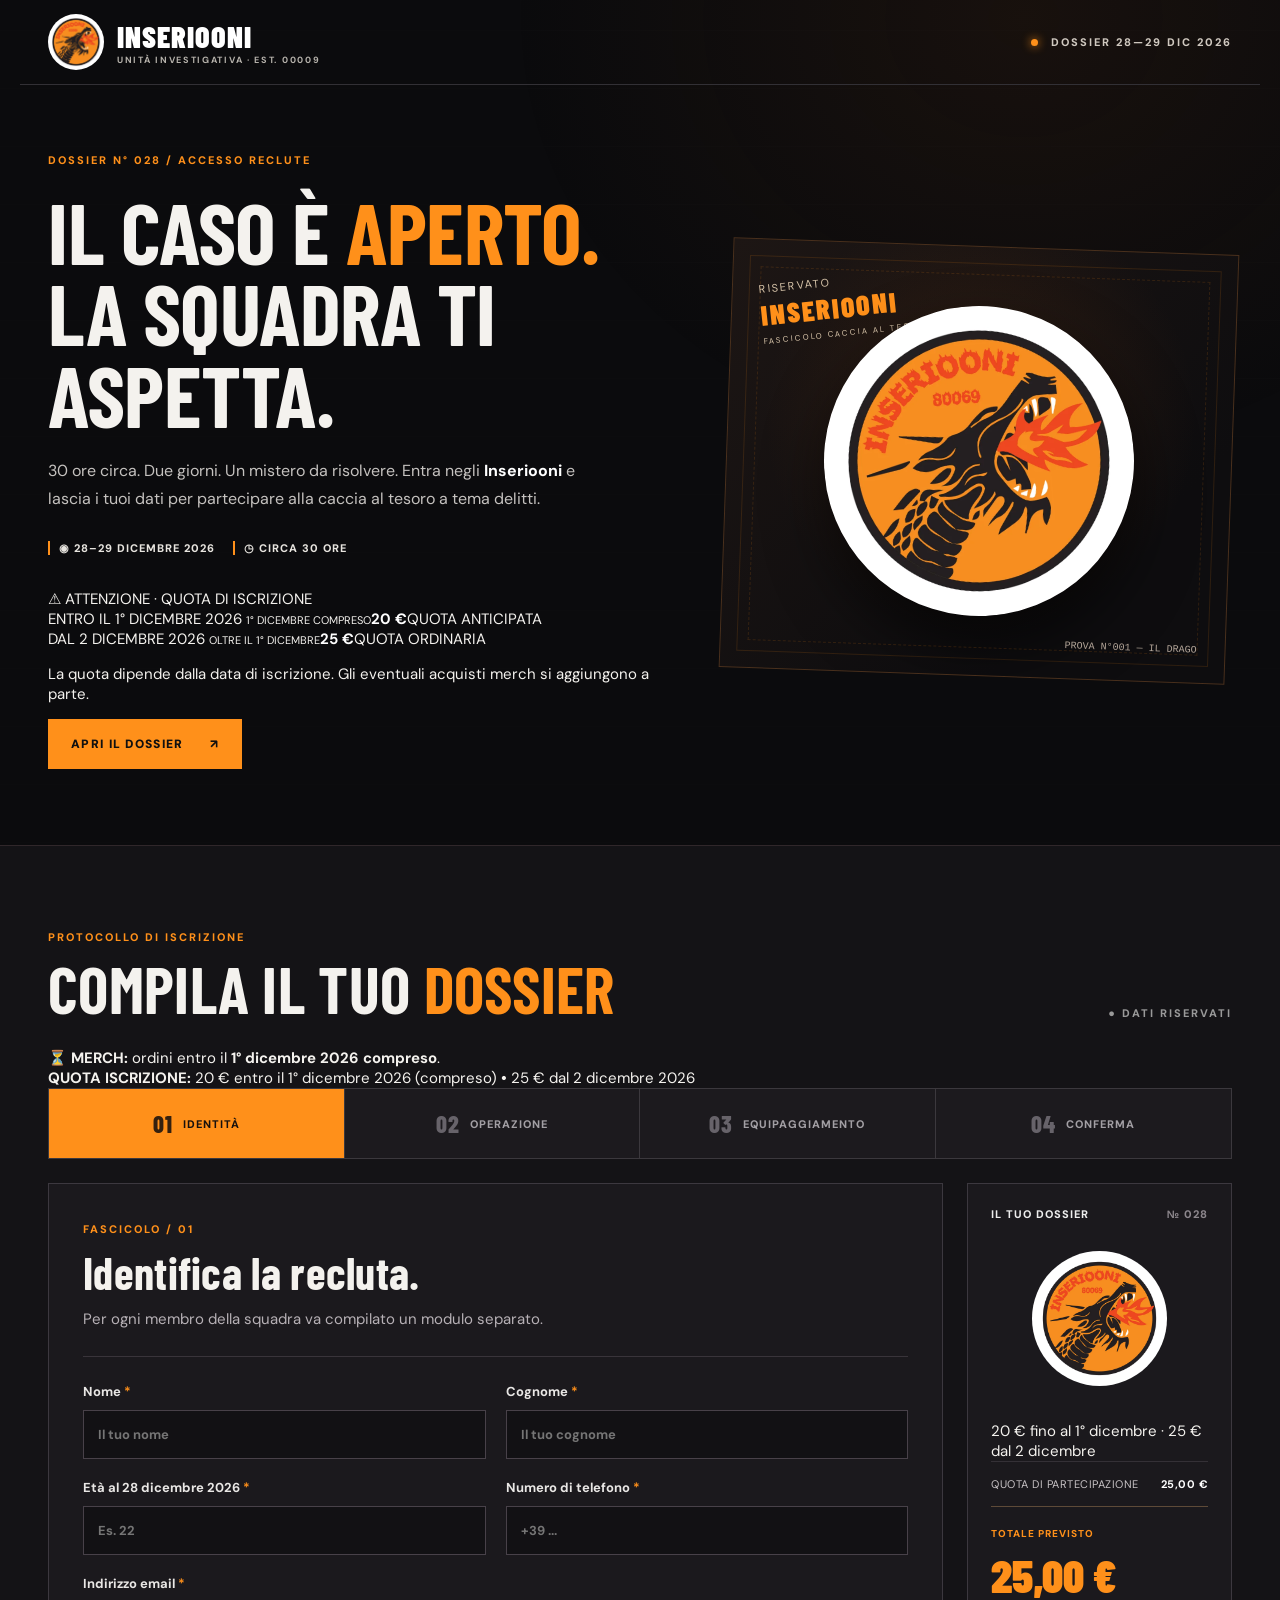
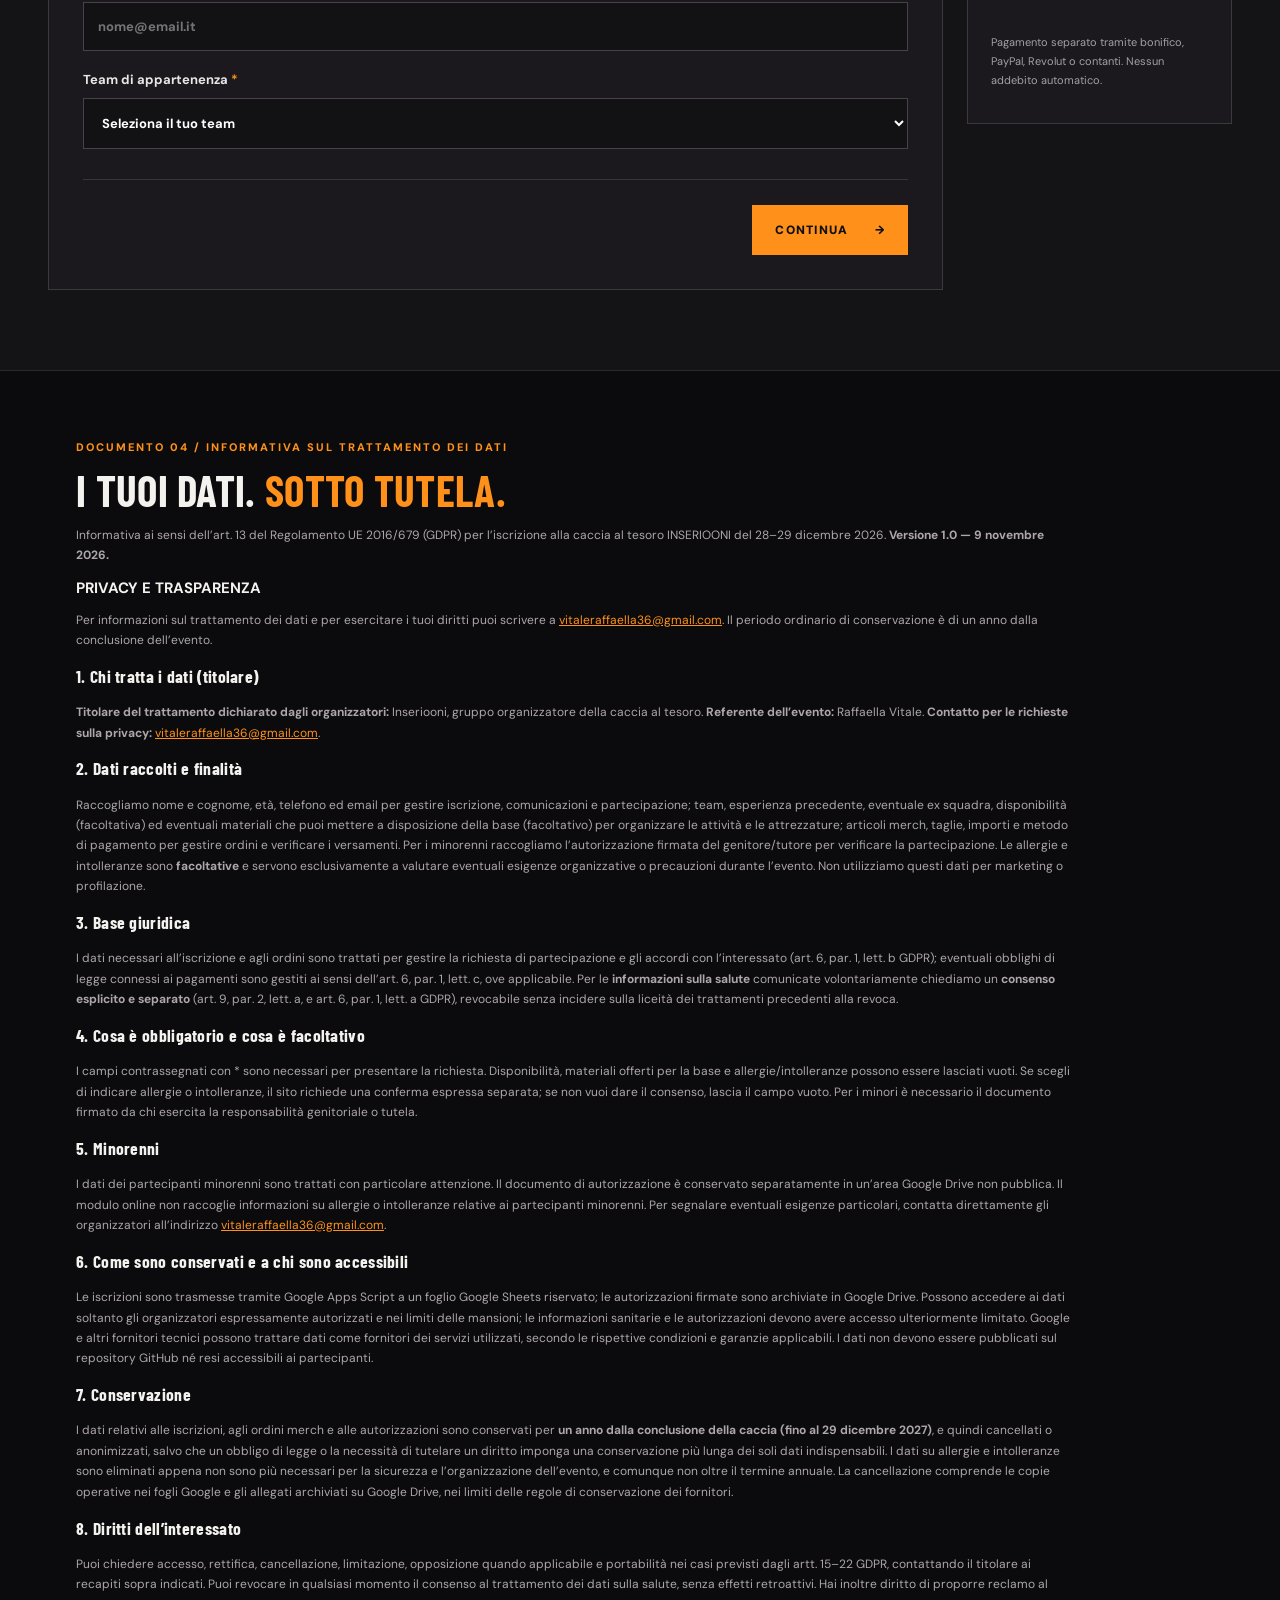
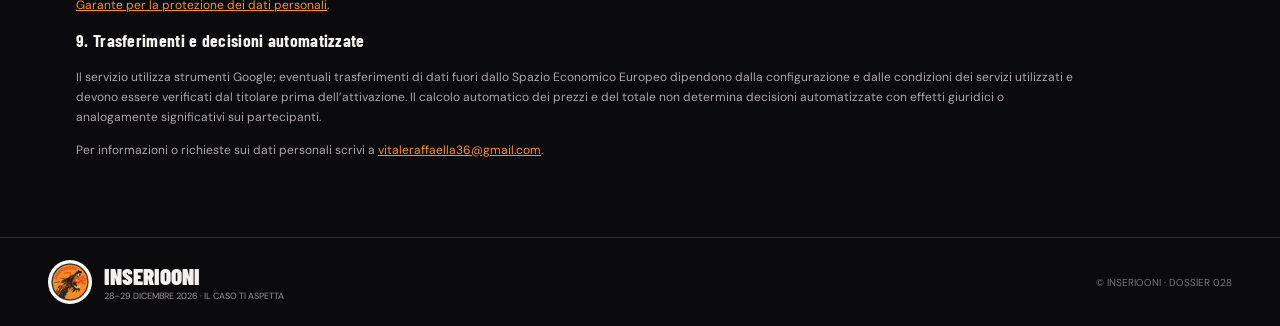
<file: index.html>
<!doctype html>
<html lang="it"><head><meta charset="UTF-8"><meta name="viewport" content="width=device-width,initial-scale=1"><meta name="theme-color" content="#0b0b0d"><meta name="description" content="Arruolamento Inseriooni per la caccia al tesoro del 28–29 dicembre 2026. Iscrizioni e merch."><title>Inseriooni | Dossier di arruolamento</title><link rel="stylesheet" href="styles.css?v=20261109-base1"></head>
<body><div class="ambient"></div><header class="topbar"><a class="brand" href="#inizio"><img src="assets/logo.webp" alt="Logo Inseriooni"><span>INSERIOONI<small>UNITÀ INVESTIGATIVA · EST. 00009</small></span></a><span class="toplabel"><span class="live"></span> DOSSIER 28—29 DIC 2026</span></header>
<main id="inizio"><section class="hero"><div class="hero-copy"><div class="eyebrow">DOSSIER N° 028 / ACCESSO RECLUTE</div><h1>IL CASO È <em>APERTO.</em><br>LA SQUADRA TI ASPETTA.</h1><p>30 ore circa. Due giorni. Un mistero da risolvere. Entra negli <strong>Inseriooni</strong> e lascia i tuoi dati per partecipare alla caccia al tesoro a tema delitti.</p><div class="hero-meta"><span>◉ 28–29 DICEMBRE 2026</span><span>◷ CIRCA 30 ORE</span></div><div class="quota-banner" aria-label="Quote di iscrizione"><div class="quota-banner-title">⚠ ATTENZIONE · QUOTA DI ISCRIZIONE</div><div class="quota-options"><div class="quota-option quota-early"><span class="quota-when">ENTRO IL 1° DICEMBRE 2026 <small>1° DICEMBRE COMPRESO</small></span><strong>20 €</strong><span class="quota-desc">QUOTA ANTICIPATA</span></div><div class="quota-option quota-late"><span class="quota-when">DAL 2 DICEMBRE 2026 <small>OLTRE IL 1° DICEMBRE</small></span><strong>25 €</strong><span class="quota-desc">QUOTA ORDINARIA</span></div></div><p>La quota dipende dalla data di iscrizione. Gli eventuali acquisti merch si aggiungono a parte.</p></div><button type="button" class="primary" id="start">APRI IL DOSSIER <span>↗</span></button></div><div class="hero-art"><div class="case-mark">RISERVATO<br><strong>INSERIOONI</strong><span>FASCICOLO CACCIA AL TESORO</span></div><img src="assets/logo.webp" alt="Stemma ufficiale degli Inseriooni"><span class="evidence">PROVA N°001 — IL DRAGO</span></div></section>
<section class="form-section" id="dossier"><div class="section-head"><div><span class="eyebrow">PROTOCOLLO DI ISCRIZIONE</span><h2>COMPILA IL TUO <em>DOSSIER</em></h2></div><span class="secure-tag">● DATI RISERVATI</span></div><div class="merch-deadline-mini" role="note">⏳ <strong>MERCH:</strong> ordini entro il <strong>1° dicembre 2026 compreso</strong>.</div><div class="quota-mini" role="note"><strong>QUOTA ISCRIZIONE:</strong> <span>20 € entro il 1° dicembre 2026 (compreso)</span> <b>•</b> <span>25 € dal 2 dicembre 2026</span></div><div class="wizard"><nav class="steps" aria-label="Fasi iscrizione"><button class="step active" type="button" data-step="0"><span>01</span>IDENTITÀ</button><button class="step" type="button" data-step="1"><span>02</span>OPERAZIONE</button><button class="step" type="button" data-step="2"><span>03</span>EQUIPAGGIAMENTO</button><button class="step" type="button" data-step="3"><span>04</span>CONFERMA</button></nav>
<form id="enrollment" name="iscrizioni-inseriooni" method="POST" action="/success.html" data-netlify="true" netlify-honeypot="bot-field" enctype="multipart/form-data"><input type="hidden" name="form-name" value="iscrizioni-inseriooni"><p class="hidden"><label>Non compilare <input name="bot-field"></label></p><input type="hidden" name="evento" value="Caccia Inseriooni 28–29 dicembre 2026"><input type="hidden" name="quota_partecipazione" value="20"><input type="hidden" name="totale_euro" id="total-input" value="20"><input type="hidden" name="dettaglio_merch" id="merch-details" value="Nessuno">
<div class="panel active" data-panel="0"><div class="panel-top"><span class="counter">FASCICOLO / 01</span><h3>Identifica la recluta.</h3><p>Per ogni membro della squadra va compilato un modulo separato.</p></div><div class="fields two"><label>Nome <b>*</b><input name="nome" required autocomplete="given-name" placeholder="Il tuo nome"></label><label>Cognome <b>*</b><input name="cognome" required autocomplete="family-name" placeholder="Il tuo cognome"></label><label>Età al 28 dicembre 2026 <b>*</b><input name="eta" type="number" required min="1" max="110" placeholder="Es. 22" id="age"></label><label>Numero di telefono <b>*</b><input name="telefono" required autocomplete="tel" type="tel" placeholder="+39 ..."></label><label class="span2">Indirizzo email <b>*</b><input name="email" required type="email" autocomplete="email" placeholder="nome@email.it"></label><label class="span2">Team di appartenenza <b>*</b><select name="team" id="team" required><option value="">Seleziona il tuo team</option><option value="Menti">Menti</option><option value="Prove pratiche">Prove pratiche</option><option value="Incursori">Incursori</option></select></label></div><div class="minor" id="minor" hidden><span class="warning-title">⚠ AUTORIZZAZIONE NECESSARIA PER I MINORENNI</span><p>Se il 28 dicembre 2026 hai meno di 18 anni, un genitore o tutore deve compilare e firmare l'autorizzazione allegata. Scarica il documento e carica una scansione o una fotografia leggibile del modulo firmato.</p><a class="doc-download" href="autorizzazione-minorenni.docx" download>↓ SCARICA L'AUTORIZZAZIONE (.DOCX)</a><label>Autorizzazione firmata (PDF o immagine) <b>*</b><input type="file" id="signed-file" name="autorizzazione_firmata" accept=".pdf,.jpg,.jpeg,.png,application/pdf,image/jpeg,image/png"><small>Massimo 8 MB. Non caricare il documento se sei maggiorenne.</small></label></div></div>
<div class="panel" data-panel="1"><div class="panel-top"><span class="counter">FASCICOLO / 02</span><h3>La tua storia. La tua disponibilità.</h3><p>Conosciamo le tue esperienze e quando potremo contare su di te.</p></div><div class="field-group"><div class="question">Hai già partecipato a una caccia al tesoro? <b>*</b></div><div class="choices"><label class="choice"><input type="radio" name="esperienza" value="Sì, con Inseriooni" required><span>Ho già giocato con gli <strong>Inseriooni</strong></span></label><label class="choice"><input type="radio" name="esperienza" value="Sì, con un'altra squadra"><span>Ho partecipato con <strong>un'altra squadra</strong></span></label><label class="choice"><input type="radio" name="esperienza" value="No, è la mia prima caccia"><span>È la mia <strong>prima caccia</strong></span></label></div><label id="former-team-wrap" hidden>Nome della squadra precedente <b>*</b><input id="former-team" name="ex_squadra" placeholder="Come si chiamava la tua ex squadra?"></label></div><div class="fields"><label>Quando sei disponibile tra il 28 e il 29 dicembre? <span class="optional">FACOLTATIVO</span><textarea name="disponibilita" rows="4" placeholder="Es. Posso esserci solo la notte perché lavoro, oppure sono libero soltanto il 29... Non si tratta ancora di scegliere i turni."></textarea><small>È una disponibilità indicativa. I turni saranno organizzati successivamente.</small></label><label>Puoi mettere a disposizione qualcosa per la base? <span class="optional">FACOLTATIVO</span><textarea name="materiale_base" rows="4" maxlength="2000" placeholder="Es. Posso portare 4 sedie, un tavolo pieghevole, una stampante, una macchinetta del caffè, un microonde… oppure altro materiale utile."></textarea><small>Indica liberamente cosa potresti prestare o portare. Gli organizzatori ti contatteranno per accordarsi; non è un impegno definitivo. Non inserire dati personali di altre persone.</small></label><label>Allergie o intolleranze da segnalare <span class="optional">FACOLTATIVO</span><textarea name="allergie_intolleranze" rows="3" placeholder="Scrivi solo le informazioni che ritieni utili per organizzare la partecipazione; altrimenti lascia vuoto."></textarea><small>Dato facoltativo, potenzialmente relativo alla salute: sarà usato solo per le esigenze organizzative indicate. Per i partecipanti minorenni non compilare questo campo: eventuali esigenze particolari vanno comunicate direttamente agli organizzatori.</small></label><label class="checkline" id="health-consent-wrap" hidden><input type="checkbox" name="consenso_esplicito_dati_salute" id="health-consent" value="Sì"><span>Acconsento esplicitamente al trattamento delle informazioni su allergie e intolleranze che ho scelto di comunicare, esclusivamente per le esigenze organizzative della caccia. <b>*</b></span></label></div></div>
<div class="panel" data-panel="2"><div class="panel-top"><span class="counter">FASCICOLO / 03</span><h3>Prepara l'equipaggiamento.</h3><p>Il merch è facoltativo. Scegli le quantità e, dove necessario, la taglia.</p></div><div class="merch-deadline" role="note"><span class="merch-deadline-icon" aria-hidden="true">⏳</span><div><strong>ORDINI MERCH · ENTRO IL 1° DICEMBRE 2026</strong><p>Puoi ordinare zaino, sciarpa, combo e abbigliamento <b>fino al 1° dicembre compreso</b>. Dopo questa data non sarà più possibile effettuare nuovi ordini merch.</p></div></div><p id="combo-exclusivity-message" class="combo-exclusivity-message" role="status">La combo non è cumulabile con zaino e sciarpa singoli.</p><div class="merch-grid" id="merch-grid"></div><div class="merch-foot">La quota è di <strong>20 € fino al 1° dicembre 2026 compreso</strong> e di <strong>25 € dal 2 dicembre 2026</strong>. Il merch viene aggiunto al totale. La combo contiene uno zaino e una sciarpa e costa 25 €.</div></div>
<div class="panel" data-panel="3"><div class="panel-top"><span class="counter">FASCICOLO / 04</span><h3>Ultimi dettagli. Poi sei dei nostri.</h3><p>Controlla il riepilogo, scegli come pagare e invia la richiesta di iscrizione.</p></div><div class="summary" id="summary"></div><div class="pay-head">SCEGLI LA MODALITÀ DI PAGAMENTO <b>*</b></div><div class="choices payments"><label class="choice"><input type="radio" name="metodo_pagamento" value="Bonifico bancario" required><span><strong>BONIFICO BANCARIO</strong><small>Raffaella Vitale · IBAN IT59O3608105138283897583910</small></span></label><label class="choice"><input type="radio" name="metodo_pagamento" value="PayPal"><span><strong>PAYPAL</strong><small>paypal.me/Inseriooni</small></span></label><label class="choice"><input type="radio" name="metodo_pagamento" value="Revolut"><span><strong>REVOLUT</strong><small>revolut.me/raffaellavita</small></span></label><label class="choice"><input type="radio" name="metodo_pagamento" value="Contanti"><span><strong>CONTANTI</strong><small>Consegna il totale direttamente agli organizzatori.</small></span></label></div><div class="payment-detail" id="payment-detail">Seleziona un metodo per vedere le istruzioni.</div><div class="privacy-confirm"><strong>PROTOCOLLO RISERVATEZZA · GDPR</strong><p>Prima di inviare, consulta l’informativa completa: indica chi tratta i tuoi dati, perché, per quanto tempo e come esercitare i tuoi diritti.</p><a href="#privacy" class="privacy-open">LEGGI L’INFORMATIVA PRIVACY COMPLETA ↗</a><label class="checkline"><input type="checkbox" required name="accettazione_informativa" value="Sì"><span>Dichiaro di aver letto e compreso l’<a href="#privacy">informativa sul trattamento dei dati personali</a> relativa all’iscrizione alla caccia INSERIOONI 2026. <b>*</b></span></label><small>Questa presa visione non è un consenso al trattamento dei dati necessari per l’iscrizione. Le informazioni facoltative sulla salute richiedono un consenso esplicito separato.</small></div><label class="checkline"><input type="checkbox" required name="presa_visione_pagamento" value="Sì"><span>Ho capito che l'invio del modulo <strong>non effettua il pagamento</strong> e che l'iscrizione sarà confermata dagli organizzatori dopo la verifica. <b>*</b></span></label><p class="send-note" id="mode-note">Il dossier sarà registrato nel foglio Google degli organizzatori dopo l’invio riuscito. Il pagamento viene verificato separatamente. Se il collegamento non è attivo, l’invio è bloccato.</p></div>
<div class="form-footer"><button type="button" class="secondary" id="prev" hidden>← INDIETRO</button><div class="form-spacer"></div><button type="button" class="primary" id="next">CONTINUA <span>→</span></button><button type="submit" class="primary" id="submit" hidden>INVIA IL DOSSIER <span>↗</span></button></div></form><aside class="cost-sidebar"><div class="sidebar-title">IL TUO DOSSIER <span>№ 028</span></div><div class="sidebar-logo"><img src="assets/logo.webp" alt="Inseriooni"></div><div class="quota-sidebar-note">20 € fino al 1° dicembre · 25 € dal 2 dicembre</div><div class="cost-line"><span>QUOTA DI PARTECIPAZIONE</span><strong id="side-quota">€20,00</strong></div><div id="side-merch"></div><div class="cost-total"><span>TOTALE PREVISTO</span><strong id="side-total">€20,00</strong></div><p>Pagamento separato tramite bonifico, PayPal, Revolut o contanti. Nessun addebito automatico.</p></aside></div></section>
<section class="privacy" id="privacy" aria-labelledby="privacy-title">
<span class="eyebrow">DOCUMENTO 04 / INFORMATIVA SUL TRATTAMENTO DEI DATI</span>
<h2 id="privacy-title">I TUOI DATI. <em>SOTTO TUTELA.</em></h2>
<p class="privacy-intro">Informativa ai sensi dell’art. 13 del Regolamento UE 2016/679 (GDPR) per l’iscrizione alla caccia al tesoro INSERIOONI del 28–29 dicembre 2026. <strong>Versione 1.0 — 9 novembre 2026.</strong></p>
<div class="privacy-warning" role="note"><strong>PRIVACY E TRASPARENZA</strong><p>Per informazioni sul trattamento dei dati e per esercitare i tuoi diritti puoi scrivere a <a href="mailto:vitaleraffaella36@gmail.com">vitaleraffaella36@gmail.com</a>. Il periodo ordinario di conservazione è di un anno dalla conclusione dell’evento.</p></div>
<div class="privacy-sections">
<h3>1. Chi tratta i dati (titolare)</h3><p><strong>Titolare del trattamento dichiarato dagli organizzatori:</strong> Inseriooni, gruppo organizzatore della caccia al tesoro. <strong>Referente dell’evento:</strong> Raffaella Vitale. <strong>Contatto per le richieste sulla privacy:</strong> <a href="mailto:vitaleraffaella36@gmail.com">vitaleraffaella36@gmail.com</a>.</p>
<h3>2. Dati raccolti e finalità</h3><p>Raccogliamo nome e cognome, età, telefono ed email per gestire iscrizione, comunicazioni e partecipazione; team, esperienza precedente, eventuale ex squadra, disponibilità (facoltativa) ed eventuali materiali che puoi mettere a disposizione della base (facoltativo) per organizzare le attività e le attrezzature; articoli merch, taglie, importi e metodo di pagamento per gestire ordini e verificare i versamenti. Per i minorenni raccogliamo l’autorizzazione firmata del genitore/tutore per verificare la partecipazione. Le allergie e intolleranze sono <strong>facoltative</strong> e servono esclusivamente a valutare eventuali esigenze organizzative o precauzioni durante l’evento. Non utilizziamo questi dati per marketing o profilazione.</p>
<h3>3. Base giuridica</h3><p>I dati necessari all’iscrizione e agli ordini sono trattati per gestire la richiesta di partecipazione e gli accordi con l’interessato (art. 6, par. 1, lett. b GDPR); eventuali obblighi di legge connessi ai pagamenti sono gestiti ai sensi dell’art. 6, par. 1, lett. c, ove applicabile. Per le <strong>informazioni sulla salute</strong> comunicate volontariamente chiediamo un <strong>consenso esplicito e separato</strong> (art. 9, par. 2, lett. a, e art. 6, par. 1, lett. a GDPR), revocabile senza incidere sulla liceità dei trattamenti precedenti alla revoca.</p>
<h3>4. Cosa è obbligatorio e cosa è facoltativo</h3><p>I campi contrassegnati con * sono necessari per presentare la richiesta. Disponibilità, materiali offerti per la base e allergie/intolleranze possono essere lasciati vuoti. Se scegli di indicare allergie o intolleranze, il sito richiede una conferma espressa separata; se non vuoi dare il consenso, lascia il campo vuoto. Per i minori è necessario il documento firmato da chi esercita la responsabilità genitoriale o tutela.</p>
<h3>5. Minorenni</h3><p>I dati dei partecipanti minorenni sono trattati con particolare attenzione. Il documento di autorizzazione è conservato separatamente in un’area Google Drive non pubblica. Il modulo online non raccoglie informazioni su allergie o intolleranze relative ai partecipanti minorenni. Per segnalare eventuali esigenze particolari, contatta direttamente gli organizzatori all’indirizzo <a href="mailto:vitaleraffaella36@gmail.com">vitaleraffaella36@gmail.com</a>.</p>
<h3>6. Come sono conservati e a chi sono accessibili</h3><p>Le iscrizioni sono trasmesse tramite Google Apps Script a un foglio Google Sheets riservato; le autorizzazioni firmate sono archiviate in Google Drive. Possono accedere ai dati soltanto gli organizzatori espressamente autorizzati e nei limiti delle mansioni; le informazioni sanitarie e le autorizzazioni devono avere accesso ulteriormente limitato. Google e altri fornitori tecnici possono trattare dati come fornitori dei servizi utilizzati, secondo le rispettive condizioni e garanzie applicabili. I dati non devono essere pubblicati sul repository GitHub né resi accessibili ai partecipanti.</p>
<h3>7. Conservazione</h3><p>I dati relativi alle iscrizioni, agli ordini merch e alle autorizzazioni sono conservati per <strong>un anno dalla conclusione della caccia (fino al 29 dicembre 2027)</strong>, e quindi cancellati o anonimizzati, salvo che un obbligo di legge o la necessità di tutelare un diritto imponga una conservazione più lunga dei soli dati indispensabili. I dati su allergie e intolleranze sono eliminati appena non sono più necessari per la sicurezza e l’organizzazione dell’evento, e comunque non oltre il termine annuale. La cancellazione comprende le copie operative nei fogli Google e gli allegati archiviati su Google Drive, nei limiti delle regole di conservazione dei fornitori.</p>
<h3>8. Diritti dell’interessato</h3><p>Puoi chiedere accesso, rettifica, cancellazione, limitazione, opposizione quando applicabile e portabilità nei casi previsti dagli artt. 15–22 GDPR, contattando il titolare ai recapiti sopra indicati. Puoi revocare in qualsiasi momento il consenso al trattamento dei dati sulla salute, senza effetti retroattivi. Hai inoltre diritto di proporre reclamo al <a href="https://www.garanteprivacy.it/" target="_blank" rel="noopener noreferrer">Garante per la protezione dei dati personali</a>.</p>
<h3>9. Trasferimenti e decisioni automatizzate</h3><p>Il servizio utilizza strumenti Google; eventuali trasferimenti di dati fuori dallo Spazio Economico Europeo dipendono dalla configurazione e dalle condizioni dei servizi utilizzati e devono essere verificati dal titolare prima dell’attivazione. Il calcolo automatico dei prezzi e del totale non determina decisioni automatizzate con effetti giuridici o analogamente significativi sui partecipanti.</p>
</div><p class="privacy-footer">Per informazioni o richieste sui dati personali scrivi a <a href="mailto:vitaleraffaella36@gmail.com">vitaleraffaella36@gmail.com</a>.</p>
</section></main><footer><img src="assets/logo.webp" alt=""><div><strong>INSERIOONI</strong><small>28–29 DICEMBRE 2026 · IL CASO TI ASPETTA</small></div><span>© INSERIOONI · DOSSIER 028</span></footer><script src="config.js"></script><script src="app.js?v=20261110-feedback1"></script></body></html>
</file>
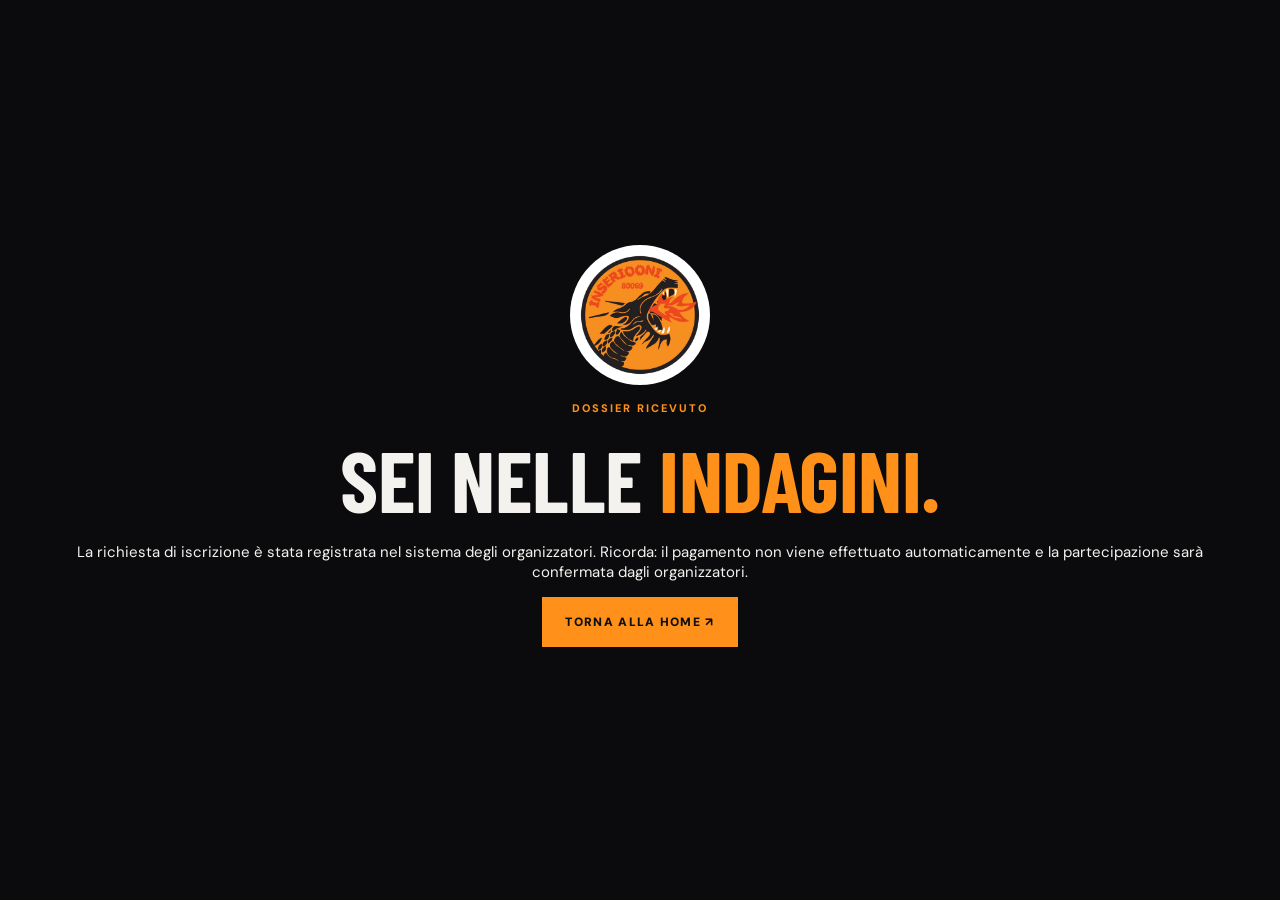
<file: success.html>
<!doctype html><html lang="it"><head><meta charset="UTF-8"><meta name="viewport" content="width=device-width,initial-scale=1"><title>Richiesta inviata | Inseriooni</title><link rel="stylesheet" href="styles.css"></head><body><main class="hero" style="min-height:100vh;display:flex;align-items:center;justify-content:center;text-align:center"><div><img src="assets/logo.webp" alt="Inseriooni" style="height:140px;width:140px;border-radius:100%"><p class="eyebrow">DOSSIER RICEVUTO</p><h1>SEI NELLE <em>INDAGINI.</em></h1><p>La richiesta di iscrizione è stata registrata nel sistema degli organizzatori. Ricorda: il pagamento non viene effettuato automaticamente e la partecipazione sarà confermata dagli organizzatori.</p><p id="registration-id" class="eyebrow"></p><a class="primary" href="index.html">TORNA ALLA HOME ↗</a></div></main><script>const id=sessionStorage.getItem("inseriooni_last_id");if(id)document.querySelector("#registration-id").textContent="CODICE ISCRIZIONE: "+id;</script></body></html>
</file>
<file: styles.css>
@import url('https://fonts.googleapis.com/css2?family=Barlow+Condensed:wght@500;600;700;800;900&family=DM+Sans:wght@400;500;600;700&display=swap');:root{--orange:#ff901a;--dark:#0b0b0d;--line:#323035;--muted:#aaa8ac}*{box-sizing:border-box}html{scroll-behavior:smooth}body{margin:0;background:#0b0b0d;color:#f4f2ee;font-family:'DM Sans',Arial,sans-serif;font-size:15px}button,input,textarea{font:inherit}button{cursor:pointer}a{color:var(--orange)}.hidden{display:none!important}[hidden]{display:none!important}.ambient{position:fixed;inset:0;pointer-events:none;z-index:-1;background:radial-gradient(ellipse at 80% 2%,#40230f40,transparent 35%),repeating-linear-gradient(0deg,transparent,transparent 57px,#ffffff04 58px)}.topbar{height:85px;max-width:1240px;margin:auto;padding:10px 28px;display:flex;align-items:center;justify-content:space-between;border-bottom:1px solid #323035}.brand{text-decoration:none;color:#fff;display:flex;align-items:center;gap:13px;font-family:'Barlow Condensed',sans-serif;font-weight:900;font-size:30px;letter-spacing:1px}.brand img{width:56px;height:56px;border-radius:50%}.brand small{display:block;font-family:'DM Sans',sans-serif;font-size:9px;font-weight:700;letter-spacing:1.7px;color:#b7b3ac}.toplabel,.eyebrow,.secure-tag,.counter,.sidebar-title,.hero-meta,.pay-head{font-size:11px;font-weight:800;letter-spacing:2px;color:var(--orange)}.toplabel{color:#d0c9c0}.live{display:inline-block;background:var(--orange);width:7px;height:7px;border-radius:50%;margin-right:8px;box-shadow:0 0 10px var(--orange)}.hero{max-width:1240px;min-height:565px;margin:auto;padding:68px 28px 76px;display:grid;grid-template-columns:1.12fr .88fr;gap:34px;align-items:center}.hero h1,h2,h3{font-family:'Barlow Condensed',Impact,sans-serif;line-height:.95;letter-spacing:.3px}.hero h1{font-size:clamp(58px,6.7vw,100px);margin:23px 0;letter-spacing:-.5px}.hero em,h2 em{font-style:normal;color:var(--orange)}.hero-copy>p{max-width:535px;color:#c5c2bf;line-height:1.75;font-size:16px}.hero-copy strong{color:#fff}.hero-meta{display:flex;flex-wrap:wrap;gap:18px;margin:28px 0 34px;color:#e8e5df;letter-spacing:1px}.hero-meta span{border-left:2px solid var(--orange);padding-left:9px}.primary,.secondary,.doc-download{padding:16px 22px;border:1px solid var(--orange);background:var(--orange);color:#101010;font-weight:900;letter-spacing:1.3px;font-size:12px;display:inline-flex;align-items:center;gap:26px;text-decoration:none;justify-content:space-between}.primary:hover{background:#ffa94f}.secondary{color:#eee;background:transparent;border-color:#49454b}.hero-art{position:relative;min-height:430px;border:1px solid #49301d;background:radial-gradient(circle at 50% 40%,#9c4b1033 0,transparent 60%),linear-gradient(135deg,#1d1614,#0e0d0f 75%);display:flex;align-items:center;justify-content:center;overflow:hidden;transform:rotate(2deg)}.hero-art:before,.hero-art:after{content:'';position:absolute;inset:16px;border:1px solid #ff901a22;pointer-events:none}.hero-art:after{inset:27px;border-style:dashed}.hero-art img{width:min(64%,310px);border-radius:50%;box-shadow:0 30px 60px #0009;transform:rotate(-7deg)}.case-mark{position:absolute;left:28px;top:30px;color:#d8c5aa;transform:rotate(-8deg);font-size:11px;letter-spacing:2px;line-height:1.5}.case-mark strong{display:block;font:900 28px 'Barlow Condensed',sans-serif;color:var(--orange)}.case-mark span{font-size:8px}.evidence{position:absolute;bottom:27px;right:28px;font-family:monospace;color:#b5a79a;font-size:10px}.form-section{background:#141316;border-top:1px solid #30272a;border-bottom:1px solid #30272a;padding:80px max(28px,calc((100vw - 1184px)/2))}.section-head{display:flex;justify-content:space-between;align-items:end;margin-bottom:28px;gap:10px}.section-head h2{font-size:clamp(42px,5vw,68px);margin:13px 0 0}.secure-tag{color:#999}.wizard{display:grid;grid-template-columns:minmax(0,1fr) 265px;gap:24px;align-items:start}.steps{display:grid;grid-template-columns:repeat(4,1fr);grid-column:1/-1;border:1px solid #3b383d;background:#1c1a1e}.step{background:transparent;border:0;border-right:1px solid #3b383d;color:#a29fa4;padding:20px 10px;display:flex;align-items:center;justify-content:center;gap:10px;font-weight:800;font-size:11px;letter-spacing:1px}.step:last-child{border:0}.step span{color:#67636a;font:800 24px 'Barlow Condensed',sans-serif}.step.active{color:#17110e;background:var(--orange)}.step.active span{color:#34200f}.step.done{color:#f1f0ed}.step.done span{color:var(--orange)}#enrollment,.cost-sidebar{border:1px solid #3c383f;background:#1b191d}#enrollment{padding:34px}.panel{display:none}.panel.active{display:block}.panel-top{border-bottom:1px solid #39343a;padding-bottom:25px;margin-bottom:26px}.counter{color:var(--orange)}.panel h3{font-size:45px;margin:13px 0}.panel-top p{color:#b7b1b6;margin:0;line-height:1.6}.fields{display:grid;gap:20px}.fields.two{grid-template-columns:1fr 1fr}.span2{grid-column:span 2}label:not(.choice):not(.checkline){font-size:13px;color:#e9e7e5;font-weight:700;display:block}label b,.question b,.pay-head b{color:var(--orange)}input:not([type=radio]):not([type=checkbox]):not([type=file]),textarea{border:1px solid #484149;border-radius:0;background:#121114;color:#fff;padding:15px 14px;width:100%;display:block;margin-top:10px;outline:none}textarea{resize:vertical;line-height:1.6}input:focus,textarea:focus{border-color:var(--orange)!important}small{font-size:11px}label small{color:#a9a1a7;line-height:1.5;display:block;margin-top:8px;font-weight:400}.optional{color:#888;font-size:10px;letter-spacing:1px}.minor{margin-top:25px;background:#392715;border:1px solid #b8712a;padding:20px}.minor p{line-height:1.6;color:#ddd0c1;font-size:13px}.warning-title{font-weight:800;letter-spacing:1px;color:#ffbb61}.doc-download{margin:6px 0 22px;padding:12px}.minor input[type=file]{display:block;margin:12px 0;color:#eaeaea;max-width:100%}.question,.pay-head{font-size:13px;font-weight:700;margin-bottom:14px}.field-group{margin-bottom:30px}.choices{display:grid;gap:11px}.choice{display:flex;align-items:center;gap:12px;padding:16px;border:1px solid #484148;background:#151317;cursor:pointer;color:#e4e0e0;font-size:13px}.choice:hover,.choice:has(input:checked){border-color:var(--orange);background:#2b2017}.choice input{accent-color:var(--orange);width:17px;height:17px;flex:none}.choice span{flex:1}.choice small{display:block;margin-top:6px;color:#c8c1bf;line-height:1.5;overflow-wrap:anywhere}.choice strong{color:#fff}#former-team-wrap{margin-top:17px}.merch-grid{display:grid;grid-template-columns:repeat(2,minmax(0,1fr));gap:16px}.merch-card{border:1px solid #454046;background:#141315;overflow:hidden}.merch-picture{height:190px;background:#e9e9e9;display:flex;align-items:center;justify-content:center;overflow:hidden}.merch-picture img{height:100%;width:100%;object-fit:contain}.merch-info{padding:17px}.merch-name{display:flex;justify-content:space-between;align-items:baseline;gap:10px;font-size:15px;font-weight:800}.merch-price{color:var(--orange)}.merch-desc{color:#a49ca3;font-size:11px;min-height:22px;margin-top:6px}.merch-options{display:flex;align-items:end;gap:10px;margin-top:14px}.merch-options>div{flex:1}.merch-options label{color:#a9a4a9!important;font-size:10px!important;text-transform:uppercase;letter-spacing:1px}.merch-options select,.merch-options input{width:100%;margin-top:6px!important;background:#1d1b1f!important;color:white!important;border:1px solid #50484d!important;padding:10px!important}.merch-foot{font-size:12px;color:#aca5a5;margin-top:18px}.cost-sidebar{padding:23px;position:sticky;top:18px}.sidebar-title{display:flex;justify-content:space-between;color:#eee;letter-spacing:1px}.sidebar-title span{color:#8d878d}.sidebar-logo{text-align:center;padding:30px}.sidebar-logo img{width:135px;height:135px;border-radius:50%}.cost-line,.mini-cost{display:flex;justify-content:space-between;gap:10px;padding:15px 0;border-top:1px solid #343036;font-size:11px;letter-spacing:.5px;color:#c7c2c5}.cost-line strong,.mini-cost strong{color:#fff;white-space:nowrap}.mini-cost{padding:9px 0;border-top:0;color:#a8a0a6}.cost-total{padding:20px 0;border-top:1px solid #5e4a38;display:flex;flex-direction:column;gap:7px}.cost-total span{color:var(--orange);font-size:10px;letter-spacing:1px;font-weight:800}.cost-total strong{font:900 46px 'Barlow Condensed',sans-serif;color:var(--orange)}.cost-sidebar p{font-size:11px;color:#a59fa5;line-height:1.7}.form-footer{display:flex;gap:12px;align-items:center;justify-content:space-between;border-top:1px solid #39343a;padding-top:25px;margin-top:30px}.form-spacer{flex:1}.summary{border:1px solid #4c4448;padding:20px;background:#141215;margin-bottom:27px}.summary-line{display:flex;justify-content:space-between;margin:8px 0;gap:20px;font-size:13px}.summary-line.total{border-top:1px solid #4c4448;padding-top:16px;margin-top:17px;font-size:19px;font-weight:800;color:var(--orange)}.payments{margin-bottom:18px}.payment-detail{padding:18px;border:1px dashed #8f673e;color:#ddd;font-size:13px;line-height:1.7;margin-bottom:24px;background:#241b15;overflow-wrap:anywhere}.payment-detail strong{color:#ffa642}.payment-detail button{border:1px solid #a5723e;background:transparent;color:#f7d8aa;padding:5px 9px;margin-left:5px}.checkline{display:flex;align-items:flex-start;gap:11px;margin-top:18px;color:#d5ccd0;font-size:12px;line-height:1.7}.checkline input{margin:4px 0 0;accent-color:var(--orange)}.send-note{margin-top:22px;font-size:11px;color:#a39ca2;line-height:1.6}.privacy{max-width:1184px;margin:0 auto;padding:65px 28px}.privacy h2{font-size:43px;margin:14px 0}.privacy p{color:#ada6ab;max-width:1000px;line-height:1.7;font-size:12px}footer{border-top:1px solid #342d2c;padding:22px max(28px,calc((100vw - 1184px)/2));display:flex;align-items:center;gap:12px}footer img{width:44px;height:44px;border-radius:50%}footer strong{font:900 23px 'Barlow Condensed',sans-serif}footer small{display:block;font-size:9px;color:#969095}footer>span{margin-left:auto;font-size:10px;color:#777}@media(max-width:850px){.hero{grid-template-columns:1fr;padding-top:40px}.hero-art{min-height:320px}.wizard{grid-template-columns:1fr}.steps{grid-column:1}.cost-sidebar{position:static}.toplabel{display:none}.hero h1{font-size:72px}}@media(max-width:550px){.hero h1{font-size:55px}.hero-meta{gap:10px}.section-head h2{font-size:46px}.secure-tag{display:none}.step{flex-direction:column;gap:4px;font-size:8px;padding:10px 3px}.step span{font-size:21px}#enrollment{padding:20px}.fields.two,.merch-grid{grid-template-columns:1fr}.span2{grid-column:span 1}.panel h3{font-size:39px}.form-footer .primary,.form-footer .secondary{font-size:10px;padding:13px}.hero-art{min-height:300px}.brand{font-size:23px}.brand img{width:47px;height:47px}footer>span{display:none}}
.fields select{border:1px solid #484149;border-radius:0;background:#121114;color:#fff;padding:15px 14px;width:100%;display:block;margin-top:10px;outline:none;font:inherit}.fields select:focus{border-color:var(--orange)}
</file>
